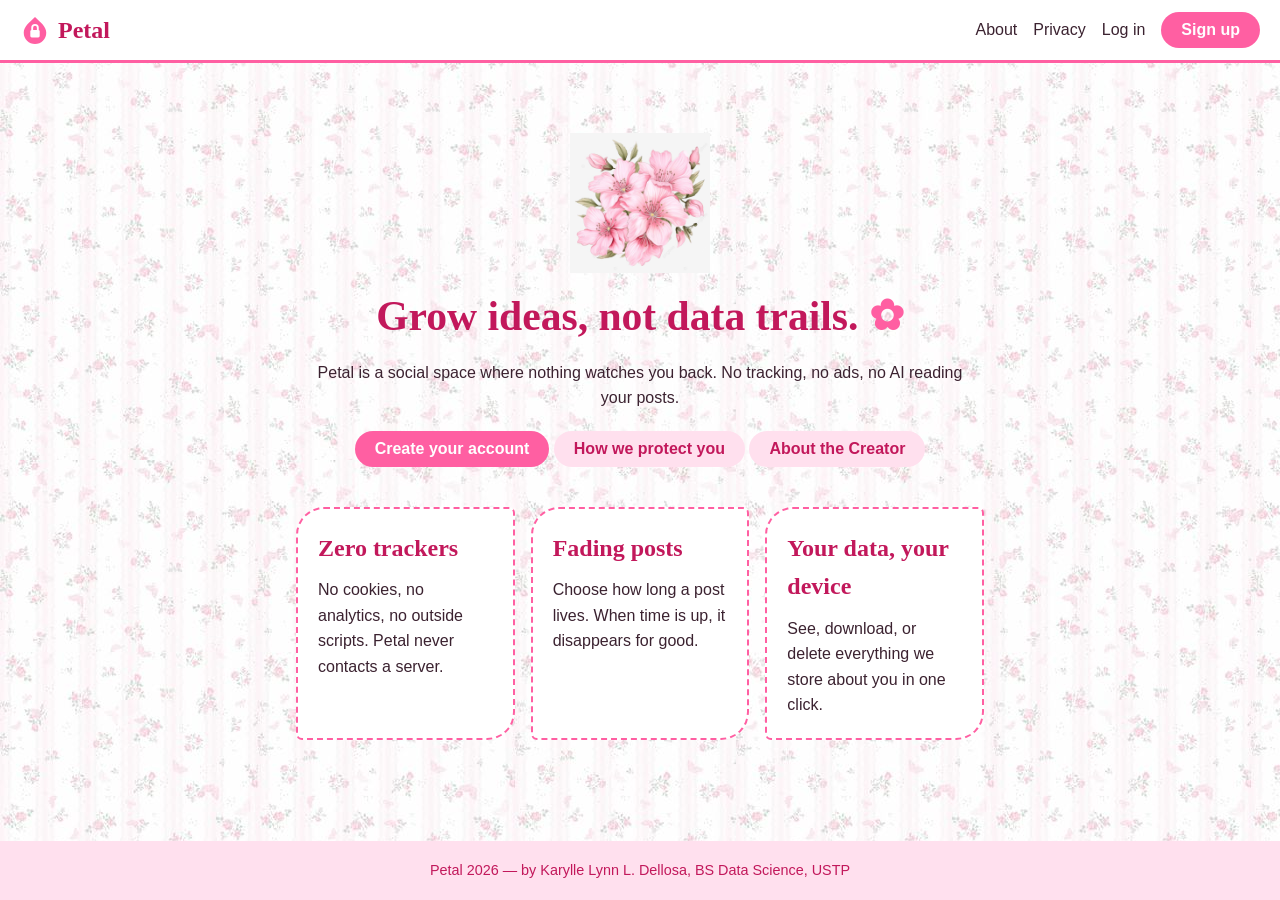
<file: index.html>
<!DOCTYPE html>
<html lang="en">
<head>
  <meta charset="UTF-8">
  <meta name="viewport" content="width=device-width, initial-scale=1.0">
  <title>Petal | Grow ideas, not data trails</title>
  <link rel="icon" href="assets/img/logo.svg">
  <link rel="stylesheet" href="src/css/style.css">
</head>
<body data-page="home">
<nav>
  <a class="logo" href="index.html"><img src="assets/img/logo.svg" alt="" width="30" height="30">Petal</a>
  <ul>
    <li><a href="pages/about.html">About</a></li>
    <li><a href="pages/privacy.html">Privacy</a></li>
    <li><a href="pages/login.html">Log in</a></li>
    <li><a class="btn" href="pages/signup.html">Sign up</a></li>
  </ul>
</nav>
<main>
  <section class="hero">
    <img class="flower" src="assets/img/petal.jpg" alt="">
    <h1>Grow ideas, not data trails.</h1>
    <p>Petal is a social space where nothing watches you back. No tracking, no ads, no AI reading your posts.</p>
    <a class="btn" href="pages/signup.html">Create your account</a>
    <a class="btn btn-light" href="pages/privacy.html">How we protect you</a>
    <a class="btn btn-light" href="pages/creator.html">About the Creator</a>
  </section>
  <section class="grid">
    <div class="card"><h2>Zero trackers</h2><p>No cookies, no analytics, no outside scripts. Petal never contacts a server.</p></div>
    <div class="card"><h2>Fading posts</h2><p>Choose how long a post lives. When time is up, it disappears for good.</p></div>
    <div class="card"><h2>Your data, your device</h2><p>See, download, or delete everything we store about you in one click.</p></div>
  </section>
</main>
<footer>Petal 2026 &mdash; by Karylle Lynn L. Dellosa, BS Data Science, USTP</footer>
</body>
</html>
</file>
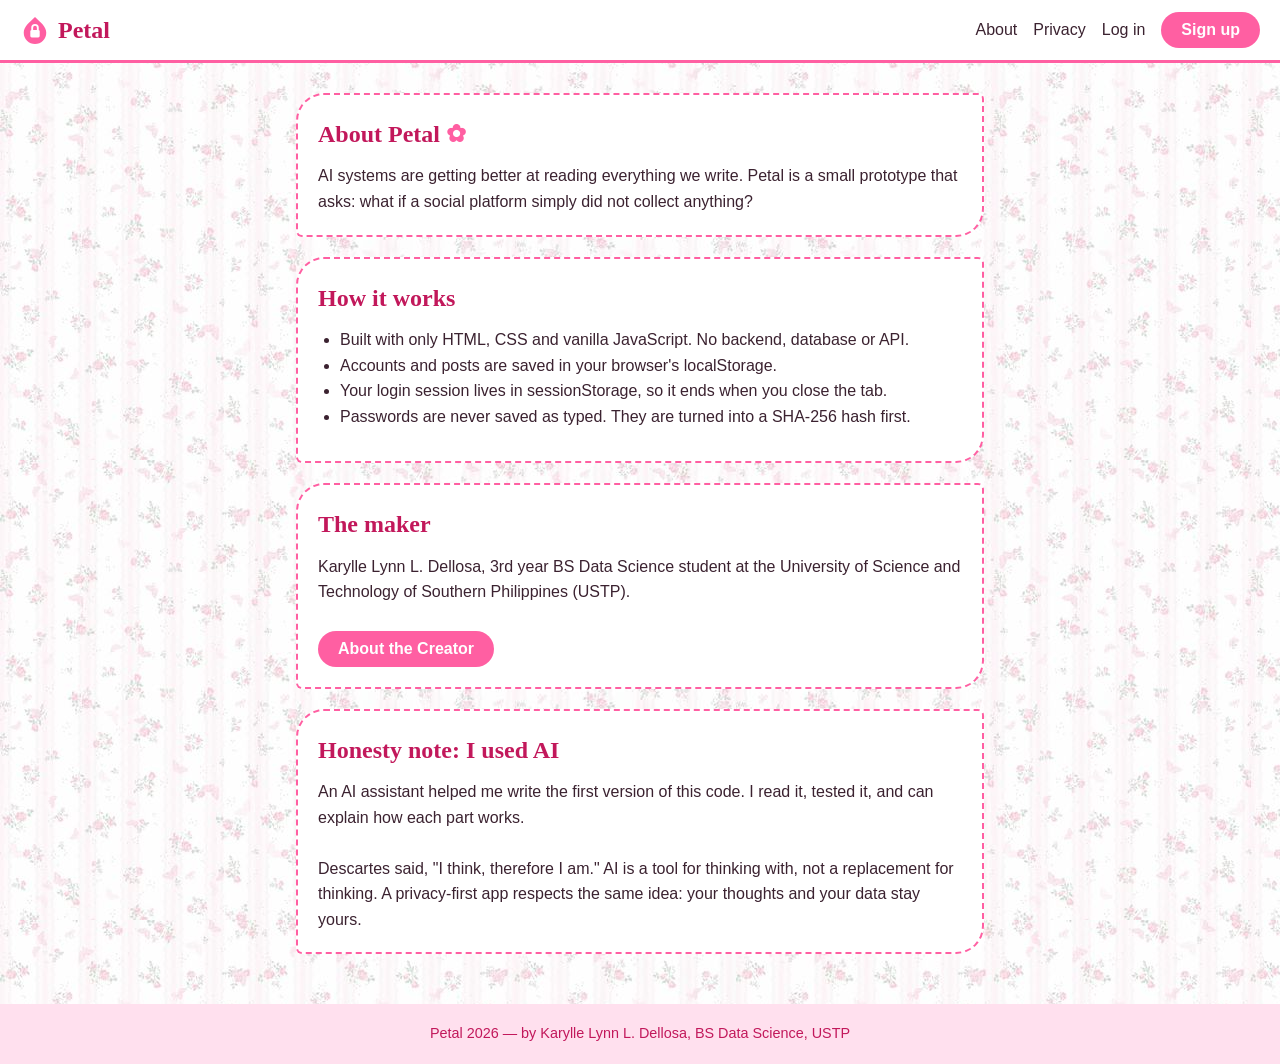
<file: pages/about.html>
<!DOCTYPE html>
<html lang="en">
<head>
  <meta charset="UTF-8">
  <meta name="viewport" content="width=device-width, initial-scale=1.0">
  <title>About us | Petal</title>
  <link rel="icon" href="../assets/img/logo.svg">
  <link rel="stylesheet" href="../src/css/style.css">
</head>
<body data-page="about">
<nav>
  <a class="logo" href="../index.html"><img src="../assets/img/logo.svg" alt="" width="30" height="30">Petal</a>
  <ul>
    <li><a href="about.html">About</a></li>
    <li><a href="privacy.html">Privacy</a></li>
    <li><a href="login.html">Log in</a></li>
    <li><a class="btn" href="signup.html">Sign up</a></li>
  </ul>
</nav>
<main>
  <section class="card">
    <h1>About Petal</h1>
    <p>AI systems are getting better at reading everything we write. Petal is a small prototype that asks: what if a social platform simply did not collect anything?</p>
  </section>

  <section class="card">
    <h2>How it works</h2>
    <ul class="list">
      <li>Built with only HTML, CSS and vanilla JavaScript. No backend, database or API.</li>
      <li>Accounts and posts are saved in your browser's localStorage.</li>
      <li>Your login session lives in sessionStorage, so it ends when you close the tab.</li>
      <li>Passwords are never saved as typed. They are turned into a SHA-256 hash first.</li>
    </ul>
  </section>

  <section class="card">
    <h2>The maker</h2>
    <p>Karylle Lynn L. Dellosa, 3rd year BS Data Science student at the University of Science and Technology of Southern Philippines (USTP).</p>
    <br>
    <a class="btn" href="creator.html">About the Creator</a>
  </section>

  <section class="card">
    <h2>Honesty note: I used AI</h2>
    <p>An AI assistant helped me write the first version of this code. I read it, tested it, and can explain how each part works.</p>
    <br>
    <p>Descartes said, "I think, therefore I am." AI is a tool for thinking with, not a replacement for thinking. A privacy-first app respects the same idea: your thoughts and your data stay yours.</p>
  </section>
</main>
<footer>Petal 2026 &mdash; by Karylle Lynn L. Dellosa, BS Data Science, USTP</footer>
<script src="../src/js/main.js"></script>
</body>
</html>
</file>
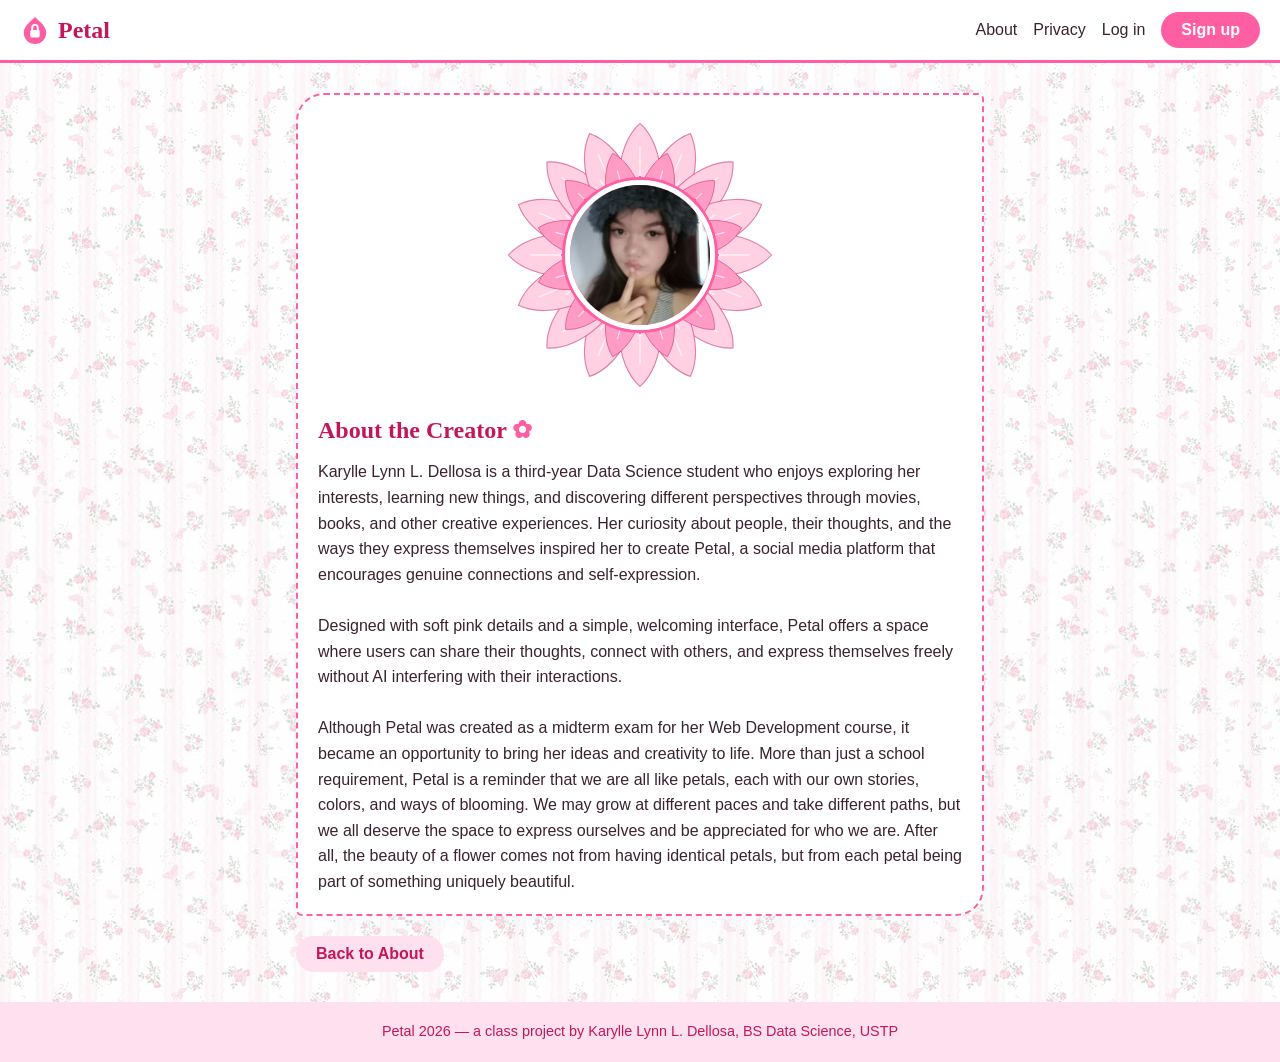
<file: pages/creator.html>
<!DOCTYPE html>
<html lang="en">
<head>
  <meta charset="UTF-8">
  <meta name="viewport" content="width=device-width, initial-scale=1.0">
  <title>About the Creator | Petal</title>
  <link rel="icon" href="../assets/img/logo.svg">
  <link rel="stylesheet" href="../src/css/style.css">
</head>
<body data-page="creator">
<nav>
  <a class="logo" href="../index.html"><img src="../assets/img/logo.svg" alt="" width="30" height="30">Petal</a>
  <ul>
    <li><a href="about.html">About</a></li>
    <li><a href="privacy.html">Privacy</a></li>
    <li><a href="login.html">Log in</a></li>
    <li><a class="btn" href="signup.html">Sign up</a></li>
  </ul>
</nav>
<main>
  <section class="card">
    <div class="frame">
      <img class="flower" src="../assets/img/flower.svg" alt="">
      <img class="photo" src="../assets/img/creator.jpg" alt="Photo of Karylle Lynn L. Dellosa">
    </div>
    <h1>About the Creator</h1>
    <p>Karylle Lynn L. Dellosa is a third-year Data Science student who enjoys exploring her interests, learning new things, and discovering different perspectives through movies, books, and other creative experiences. Her curiosity about people, their thoughts, and the ways they express themselves inspired her to create Petal, a social media platform that encourages genuine connections and self-expression.</p>
    <br>
    <p>Designed with soft pink details and a simple, welcoming interface, Petal offers a space where users can share their thoughts, connect with others, and express themselves freely without AI interfering with their interactions.</p>
    <br>
    <p>Although Petal was created as a midterm exam for her Web Development course, it became an opportunity to bring her ideas and creativity to life. More than just a school requirement, Petal is a reminder that we are all like petals, each with our own stories, colors, and ways of blooming. We may grow at different paces and take different paths, but we all deserve the space to express ourselves and be appreciated for who we are. After all, the beauty of a flower comes not from having identical petals, but from each petal being part of something uniquely beautiful.</p>
  </section>
  <a class="btn btn-light" href="about.html">Back to About</a>
</main>
<footer>Petal 2026 &mdash; a class project by Karylle Lynn L. Dellosa, BS Data Science, USTP</footer>
</body>
</html>
</file>
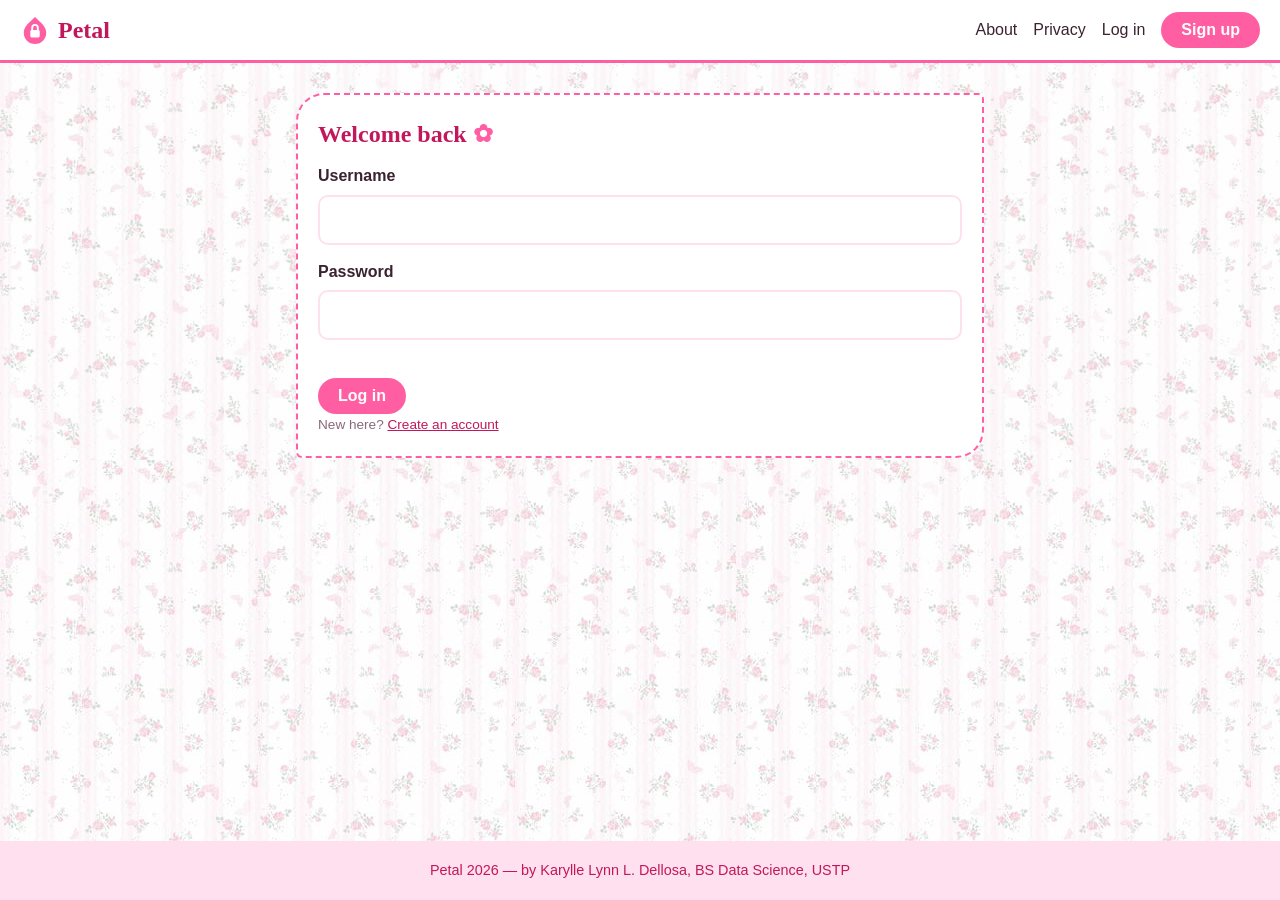
<file: pages/explore.html>
<!DOCTYPE html>
<html lang="en">
<head>
  <meta charset="UTF-8">
  <meta name="viewport" content="width=device-width, initial-scale=1.0">
  <title>Explore | Petal</title>
  <link rel="icon" href="../assets/img/logo.svg">
  <link rel="stylesheet" href="../src/css/style.css">
</head>
<body data-page="explore" data-private="true">
<nav>
  <a class="logo" href="feed.html"><img src="../assets/img/logo.svg" alt="" width="30" height="30">Petal</a>
  <ul>
    <li><a href="feed.html">Feed</a></li>
    <li><a href="explore.html">Explore</a></li>
    <li><a href="profile.html">Profile</a></li>
    <li><a href="settings.html">Settings</a></li>
    <li><a href="about.html">About</a></li>
    <li><a href="privacy.html">Privacy</a></li>
    <li><button id="logoutBtn" class="btn btn-light">Log out</button></li>
  </ul>
</nav>
<main>
  <section class="card">
    <h1>Explore</h1>
    <h2>A petal to start with</h2>
    <p id="promptText" class="prompt"></p>
    <a id="promptLink" class="btn" href="feed.html">Write about this</a>
    <button id="newPromptBtn" class="btn btn-light">Another prompt</button>
  </section>

  <section class="card">
    <h2>Privacy tips</h2>
    <ul class="list">
      <li>Use a password you do not use anywhere else.</li>
      <li>Think before you share your real name, school, or location.</li>
      <li>Use fading posts for thoughts that do not need to last.</li>
      <li>Log out when you share a computer.</li>
    </ul>
  </section>

  <section class="card">
    <h2>People on this device</h2>
    <div id="members"></div>
  </section>
</main>
<footer>Petal 2026 &mdash; a class project by Karylle Lynn L. Dellosa, BS Data Science, USTP</footer>
<script src="../src/js/main.js"></script>
</body>
</html>
</file>
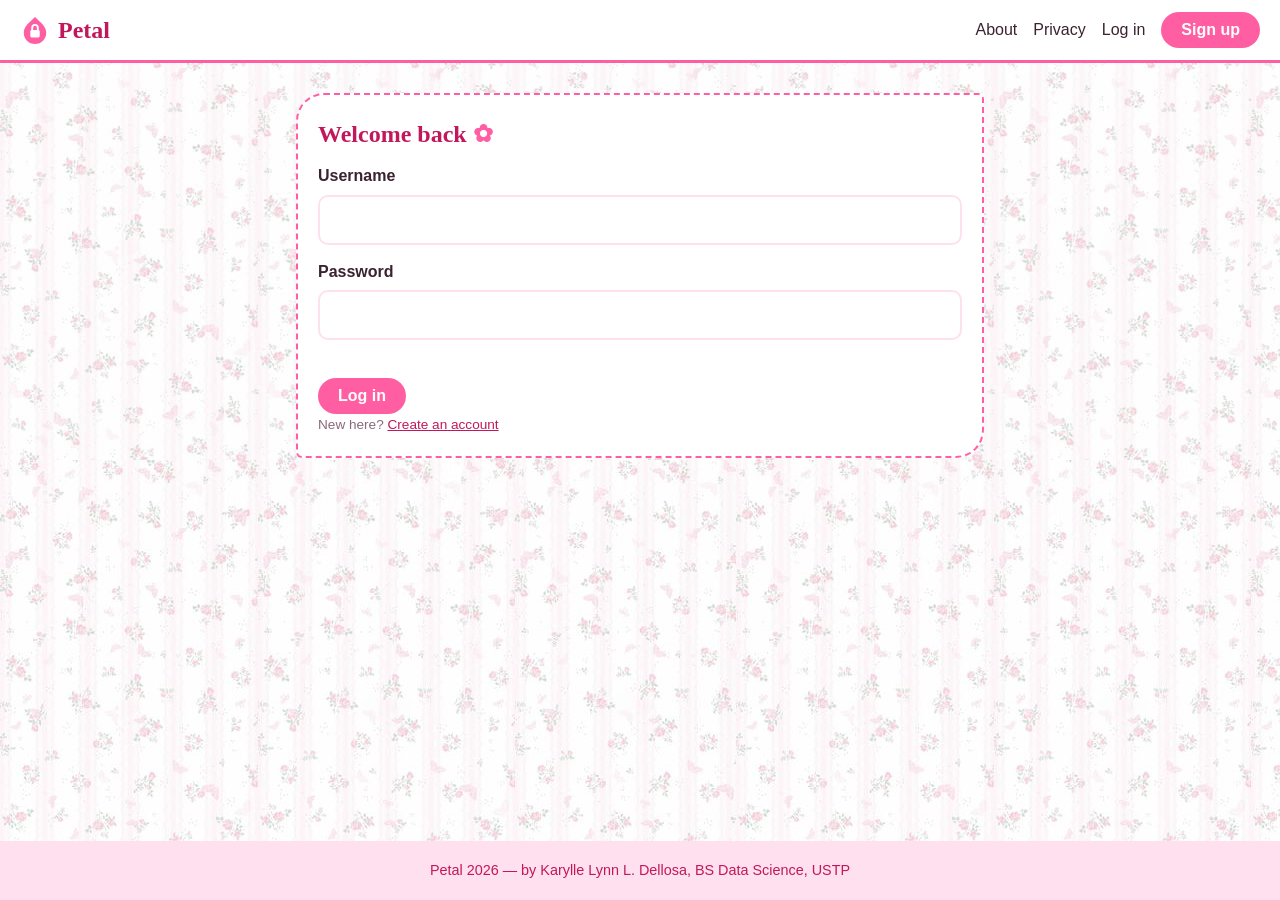
<file: pages/feed.html>
<!DOCTYPE html>
<html lang="en">
<head>
  <meta charset="UTF-8">
  <meta name="viewport" content="width=device-width, initial-scale=1.0">
  <title>Feed | Petal</title>
  <link rel="icon" href="../assets/img/logo.svg">
  <link rel="stylesheet" href="../src/css/style.css">
</head>
<body data-page="feed" data-private="true">
<nav>
  <a class="logo" href="feed.html"><img src="../assets/img/logo.svg" alt="" width="30" height="30">Petal</a>
  <ul>
    <li><a href="feed.html">Feed</a></li>
    <li><a href="explore.html">Explore</a></li>
    <li><a href="profile.html">Profile</a></li>
    <li><a href="settings.html">Settings</a></li>
    <li><a href="about.html">About</a></li>
    <li><a href="privacy.html">Privacy</a></li>
    <li><button id="logoutBtn" class="btn btn-light">Log out</button></li>
  </ul>
</nav>
<main>
  <section class="card">
    <h2>Plant a petal</h2>
    <form id="postForm">
      <label for="postText">What's on your mind?</label>
      <textarea id="postText" rows="3" maxlength="280" required></textarea>
      <label for="postLife">This post fades after</label>
      <select id="postLife">
        <option value="1">1 hour</option>
        <option value="24" selected>24 hours</option>
        <option value="0">Never (until I delete it)</option>
      </select>
      <button class="btn" type="submit">Post</button>
    </form>
  </section>

  <p class="small">&#128274; Everything here is stored only on this device. Nothing is sent anywhere.</p>
  <br>
  <section id="feed"></section>
</main>
<footer>Petal 2026 &mdash; by Karylle Lynn L. Dellosa, BS Data Science, USTP</footer>
<script src="../src/js/main.js"></script>
</body>
</html>
</file>
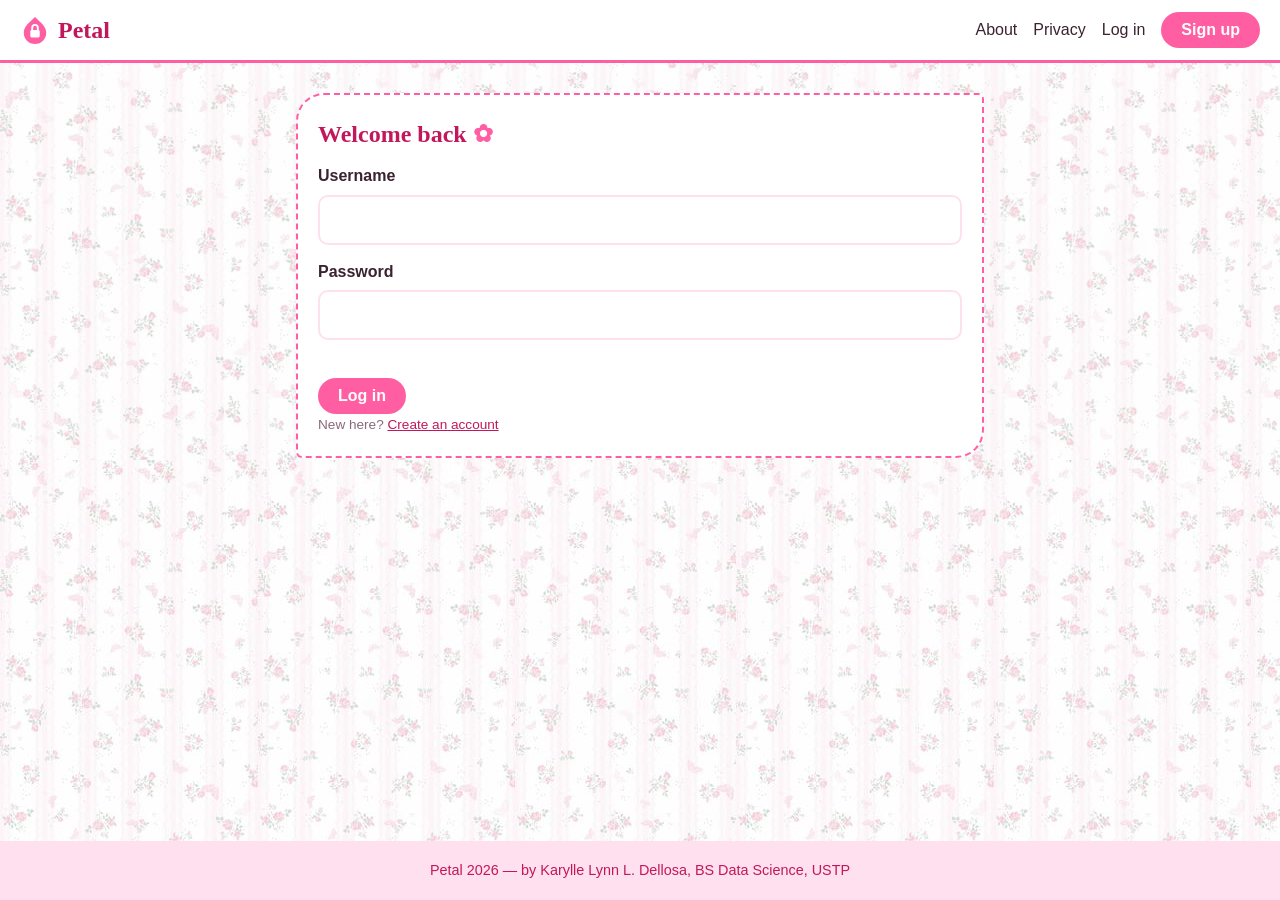
<file: pages/login.html>
<!DOCTYPE html>
<html lang="en">
<head>
  <meta charset="UTF-8">
  <meta name="viewport" content="width=device-width, initial-scale=1.0">
  <title>Log in | Petal</title>
  <link rel="icon" href="../assets/img/logo.svg">
  <link rel="stylesheet" href="../src/css/style.css">
</head>
<body data-page="login" data-guest="true">
<nav>
  <a class="logo" href="../index.html"><img src="../assets/img/logo.svg" alt="" width="30" height="30">Petal</a>
  <ul>
    <li><a href="about.html">About</a></li>
    <li><a href="privacy.html">Privacy</a></li>
    <li><a href="login.html">Log in</a></li>
    <li><a class="btn" href="signup.html">Sign up</a></li>
  </ul>
</nav>
<main>
  <section class="card">
    <h1>Welcome back</h1>
    <form id="loginForm">
      <label for="username">Username</label>
      <input id="username" required>
      <label for="password">Password</label>
      <input id="password" type="password" required>
      <p id="message" class="message"></p>
      <button class="btn" type="submit">Log in</button>
    </form>
    <p class="small">New here? <a href="signup.html">Create an account</a></p>
  </section>
</main>
<footer>Petal 2026 &mdash; by Karylle Lynn L. Dellosa, BS Data Science, USTP</footer>
<script src="../src/js/main.js"></script>
</body>
</html>
</file>
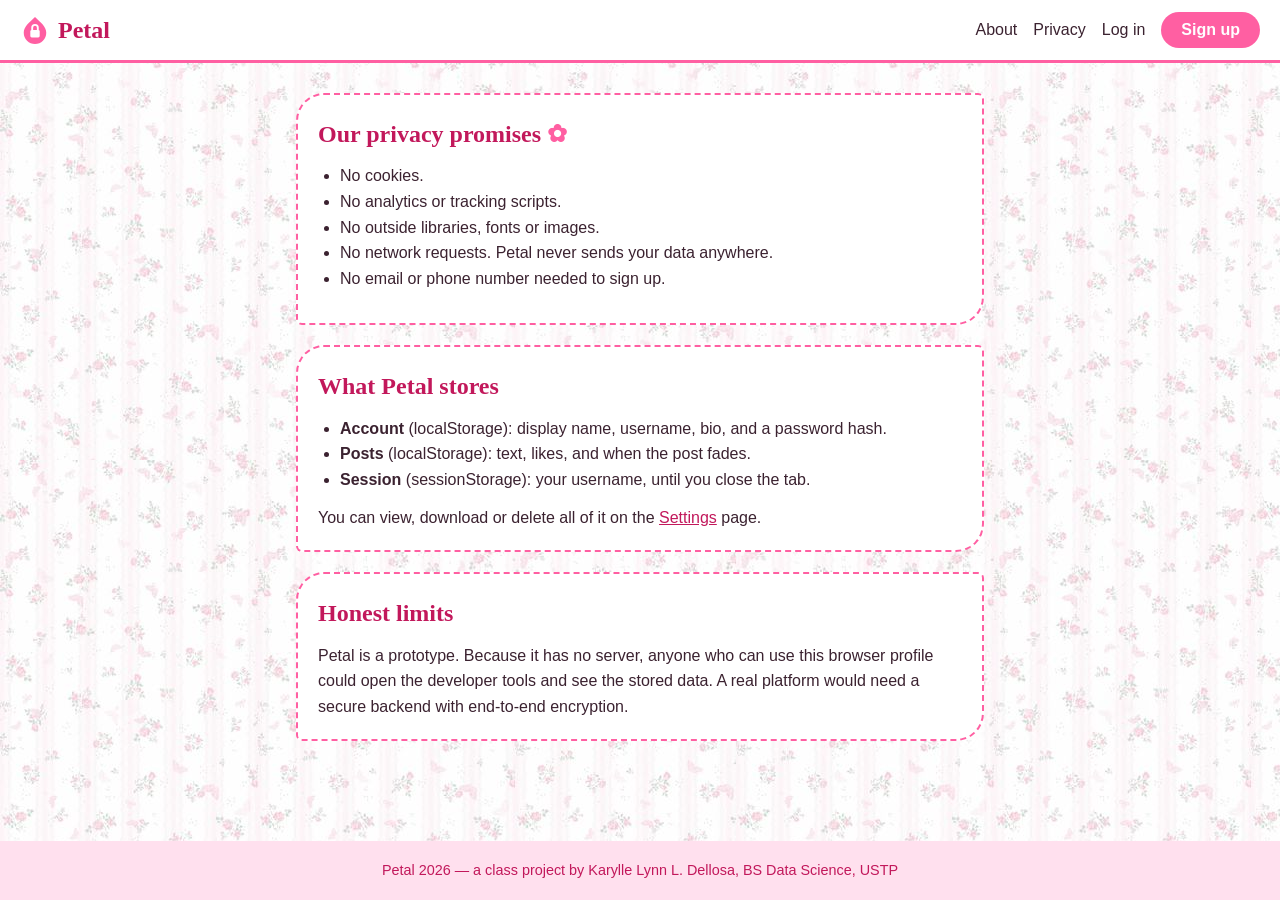
<file: pages/privacy.html>
<!DOCTYPE html>
<html lang="en">
<head>
  <meta charset="UTF-8">
  <meta name="viewport" content="width=device-width, initial-scale=1.0">
  <title>Privacy | Petal</title>
  <link rel="icon" href="../assets/img/logo.svg">
  <link rel="stylesheet" href="../src/css/style.css">
</head>
<body data-page="privacy">
<nav>
  <a class="logo" href="../index.html"><img src="../assets/img/logo.svg" alt="" width="30" height="30">Petal</a>
  <ul>
    <li><a href="about.html">About</a></li>
    <li><a href="privacy.html">Privacy</a></li>
    <li><a href="login.html">Log in</a></li>
    <li><a class="btn" href="signup.html">Sign up</a></li>
  </ul>
</nav>
<main>
  <section class="card">
    <h1>Our privacy promises</h1>
    <ul class="list">
      <li>No cookies.</li>
      <li>No analytics or tracking scripts.</li>
      <li>No outside libraries, fonts or images.</li>
      <li>No network requests. Petal never sends your data anywhere.</li>
      <li>No email or phone number needed to sign up.</li>
    </ul>
  </section>

  <section class="card">
    <h2>What Petal stores</h2>
    <ul class="list">
      <li><strong>Account</strong> (localStorage): display name, username, bio, and a password hash.</li>
      <li><strong>Posts</strong> (localStorage): text, likes, and when the post fades.</li>
      <li><strong>Session</strong> (sessionStorage): your username, until you close the tab.</li>
    </ul>
    <p>You can view, download or delete all of it on the <a href="settings.html">Settings</a> page.</p>
  </section>

  <section class="card">
    <h2>Honest limits</h2>
    <p>Petal is a prototype. Because it has no server, anyone who can use this browser profile could open the developer tools and see the stored data. A real platform would need a secure backend with end-to-end encryption.</p>
  </section>
</main>
<footer>Petal 2026 &mdash; a class project by Karylle Lynn L. Dellosa, BS Data Science, USTP</footer>
<script src="../src/js/main.js"></script>
</body>
</html>
</file>
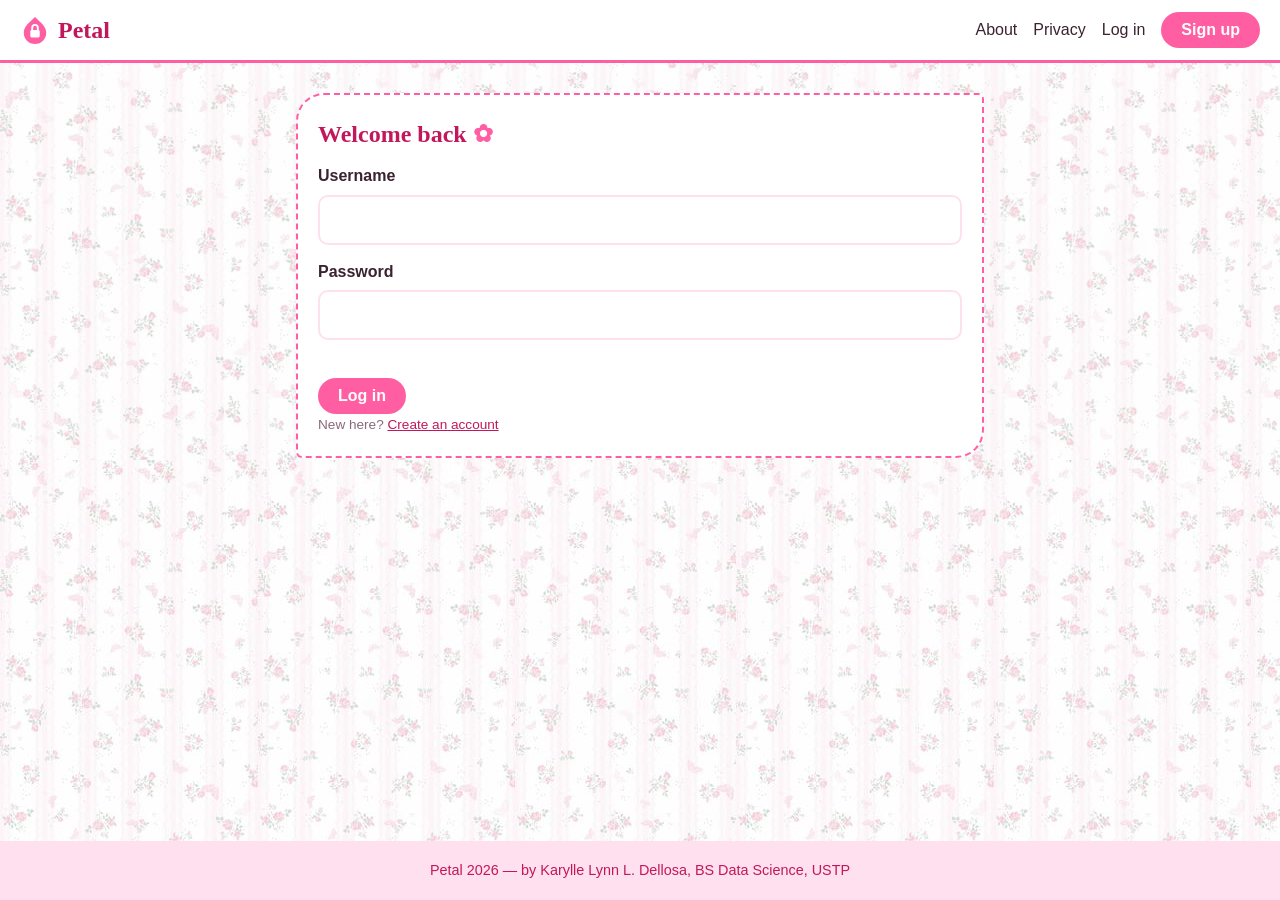
<file: pages/profile.html>
<!DOCTYPE html>
<html lang="en">
<head>
  <meta charset="UTF-8">
  <meta name="viewport" content="width=device-width, initial-scale=1.0">
  <title>Profile | Petal</title>
  <link rel="icon" href="../assets/img/logo.svg">
  <link rel="stylesheet" href="../src/css/style.css">
</head>
<body data-page="profile" data-private="true">
<nav>
  <a class="logo" href="feed.html"><img src="../assets/img/logo.svg" alt="" width="30" height="30">Petal</a>
  <ul>
    <li><a href="feed.html">Feed</a></li>
    <li><a href="explore.html">Explore</a></li>
    <li><a href="profile.html">Profile</a></li>
    <li><a href="settings.html">Settings</a></li>
    <li><a href="about.html">About</a></li>
    <li><a href="privacy.html">Privacy</a></li>
    <li><button id="logoutBtn" class="btn btn-light">Log out</button></li>
  </ul>
</nav>
<main>
  <section class="card">
    <div class="post-head">
      <div id="avatar" class="avatar big"></div>
      <div>
        <h1 id="profileName"></h1>
        <p class="small" id="profileUser"></p>
        <p class="small"><span id="postCount">0</span> posts planted</p>
      </div>
    </div>
    <p id="profileBio"></p>
  </section>

  <section class="card">
    <h2>Edit profile</h2>
    <form id="editForm">
      <label for="editName">Display name</label>
      <input id="editName" required maxlength="30">
      <label for="editBio">Bio</label>
      <textarea id="editBio" rows="3" maxlength="150"></textarea>
      <p id="message" class="message"></p>
      <button class="btn" type="submit">Save changes</button>
    </form>
  </section>
</main>
<footer>Petal 2026 &mdash; a class project by Karylle Lynn L. Dellosa, BS Data Science, USTP</footer>
<script src="../src/js/main.js"></script>
</body>
</html>
</file>
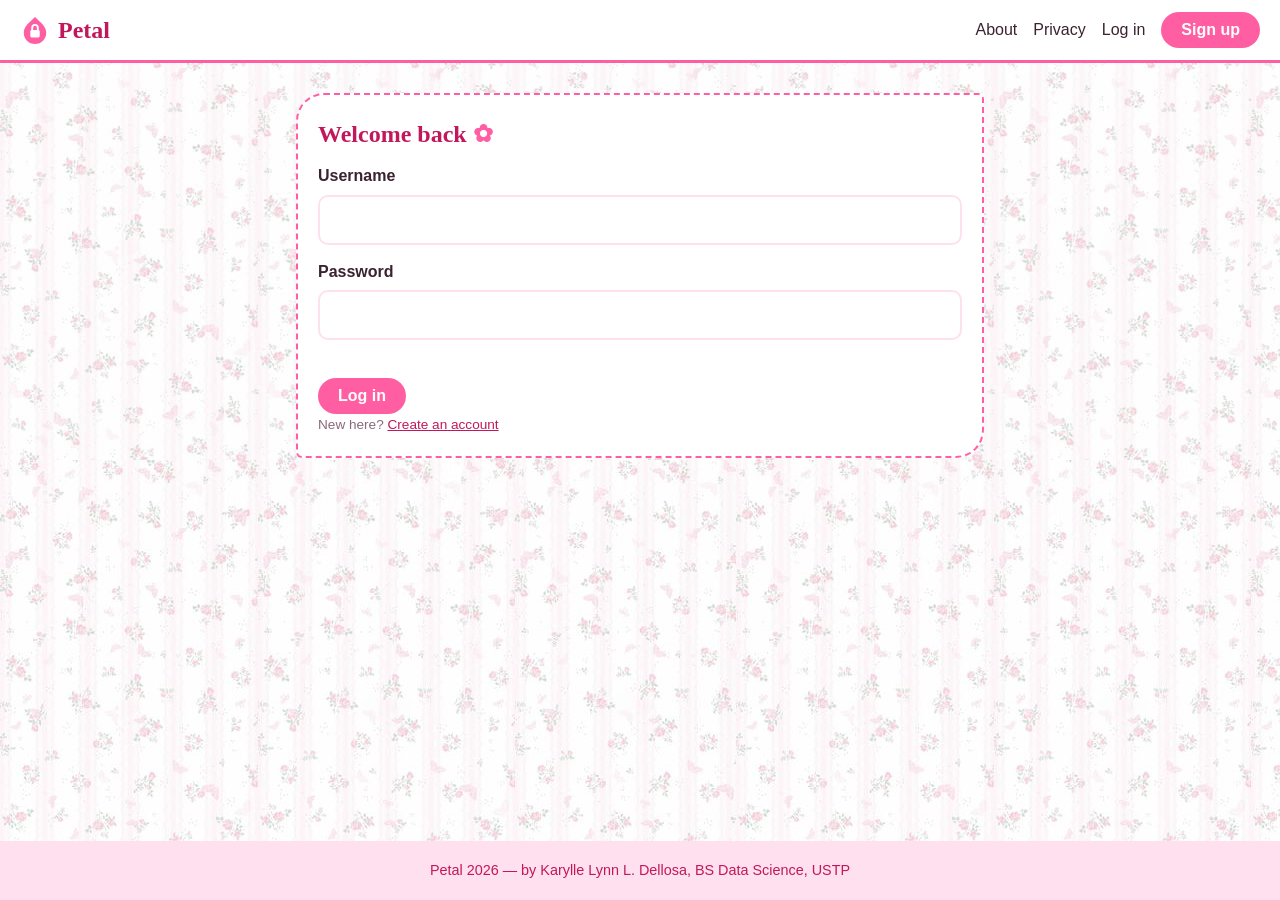
<file: pages/settings.html>
<!DOCTYPE html>
<html lang="en">
<head>
  <meta charset="UTF-8">
  <meta name="viewport" content="width=device-width, initial-scale=1.0">
  <title>Settings | Petal</title>
  <link rel="icon" href="../assets/img/logo.svg">
  <link rel="stylesheet" href="../src/css/style.css">
</head>
<body data-page="settings" data-private="true">
<nav>
  <a class="logo" href="feed.html"><img src="../assets/img/logo.svg" alt="" width="30" height="30">Petal</a>
  <ul>
    <li><a href="feed.html">Feed</a></li>
    <li><a href="explore.html">Explore</a></li>
    <li><a href="profile.html">Profile</a></li>
    <li><a href="settings.html">Settings</a></li>
    <li><a href="about.html">About</a></li>
    <li><a href="privacy.html">Privacy</a></li>
    <li><button id="logoutBtn" class="btn btn-light">Log out</button></li>
  </ul>
</nav>
<main>
  <section class="card">
    <h1>Your data</h1>
    <p>This is everything Petal stores about you. Nothing else exists.</p>
    <br>
    <pre id="dataView"></pre>
    <button id="downloadBtn" class="btn">Download my data</button>
  </section>

  <section class="card">
    <h2>Delete my account</h2>
    <p>This erases your profile and all your posts from this device. It cannot be undone.</p>
    <br>
    <button id="deleteBtn" class="btn btn-light">Delete everything</button>
  </section>
</main>
<footer>Petal 2026 &mdash; a class project by Karylle Lynn L. Dellosa, BS Data Science, USTP</footer>
<script src="../src/js/main.js"></script>
</body>
</html>
</file>
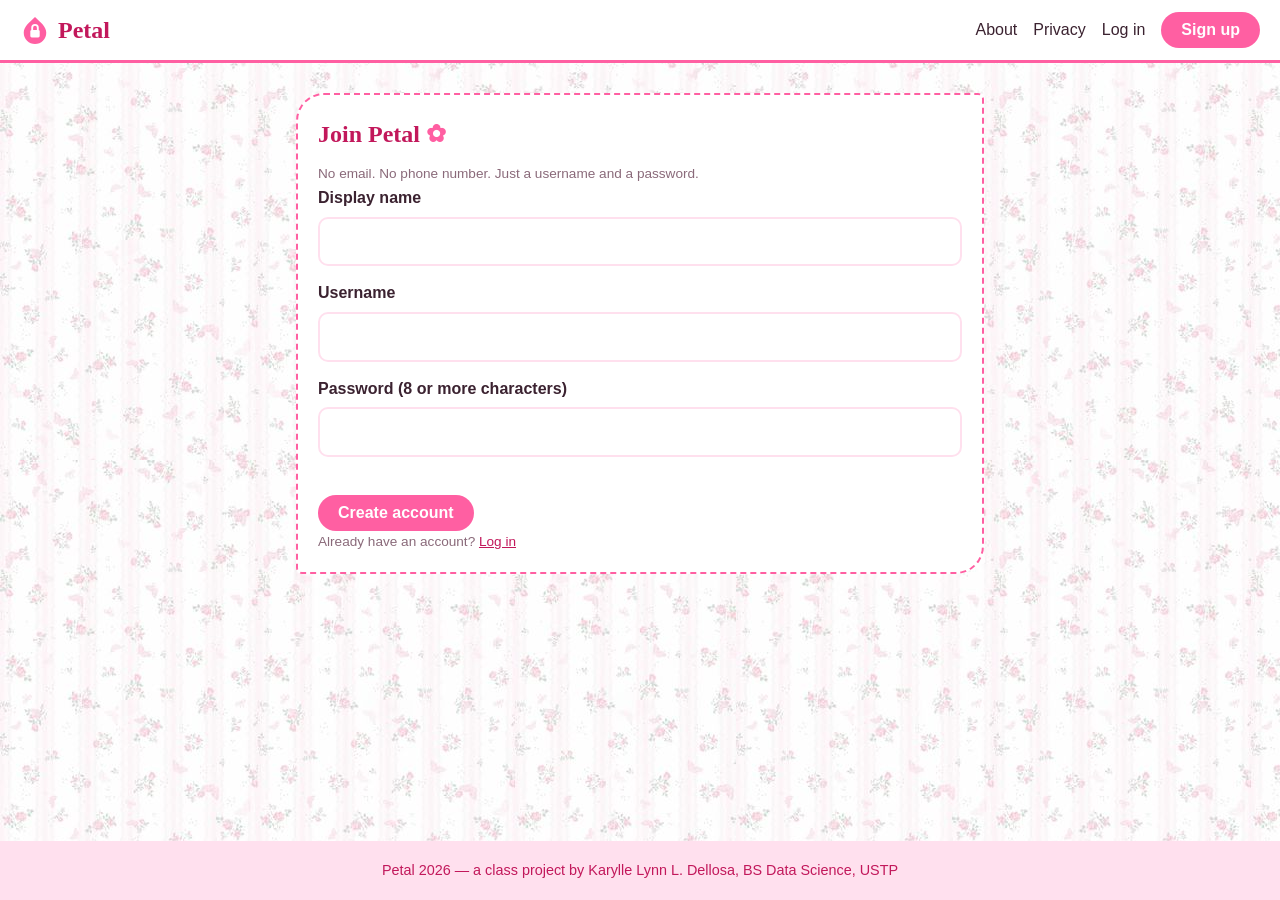
<file: pages/signup.html>
<!DOCTYPE html>
<html lang="en">
<head>
  <meta charset="UTF-8">
  <meta name="viewport" content="width=device-width, initial-scale=1.0">
  <title>Sign up | Petal</title>
  <link rel="icon" href="../assets/img/logo.svg">
  <link rel="stylesheet" href="../src/css/style.css">
</head>
<body data-page="signup" data-guest="true">
<nav>
  <a class="logo" href="../index.html"><img src="../assets/img/logo.svg" alt="" width="30" height="30">Petal</a>
  <ul>
    <li><a href="about.html">About</a></li>
    <li><a href="privacy.html">Privacy</a></li>
    <li><a href="login.html">Log in</a></li>
    <li><a class="btn" href="signup.html">Sign up</a></li>
  </ul>
</nav>
<main>
  <section class="card">
    <h1>Join Petal</h1>
    <p class="small">No email. No phone number. Just a username and a password.</p>
    <form id="signupForm">
      <label for="name">Display name</label>
      <input id="name" required maxlength="30">
      <label for="username">Username</label>
      <input id="username" required maxlength="20" pattern="[A-Za-z0-9_]+" title="Letters, numbers and underscores only">
      <label for="password">Password (8 or more characters)</label>
      <input id="password" type="password" required minlength="8">
      <p id="message" class="message"></p>
      <button class="btn" type="submit">Create account</button>
    </form>
    <p class="small">Already have an account? <a href="login.html">Log in</a></p>
  </section>
</main>
<footer>Petal 2026 &mdash; a class project by Karylle Lynn L. Dellosa, BS Data Science, USTP</footer>
<script src="../src/js/main.js"></script>
</body>
</html>
</file>
<file: src/css/style.css>
/* Petal - style.css
   Pink theme. Signature detail: "petal" cards (two round corners, two sharp). */

:root {
  --pink: #ff5fa2;
  --pink-dark: #c2185b;
  --pink-light: #ffe0ee;
  --bg: #ffffff;
  --text: #3b2230;
}

* { box-sizing: border-box; margin: 0; padding: 0; }

body {
  font-family: Arial, sans-serif;
  background: var(--bg) url("../../assets/img/background.jpg");   
  color: var(--text);
  line-height: 1.6;
  min-height: 100vh;
  display: flex;
  flex-direction: column;
}

main { flex: 1; width: 100%; max-width: 720px; margin: 30px auto; padding: 0 16px; }

h1, h2 { font-family: Georgia, serif; color: var(--pink-dark); margin-bottom: 10px; }
a { color: var(--pink-dark); }
ul.list { margin: 0 0 12px 22px; }


nav {
  background: white;
  border-bottom: 3px solid var(--pink);
  padding: 12px 20px;
  display: flex;
  justify-content: space-between;
  align-items: center;
  flex-wrap: wrap;
  gap: 8px;
}
nav ul { list-style: none; display: flex; gap: 16px; align-items: center; flex-wrap: wrap; }
nav a { text-decoration: none; color: var(--text); }
nav a:hover { color: var(--pink-dark); }
.logo { display: flex; align-items: center; gap: 8px; font: bold 1.5rem Georgia, serif; color: var(--pink-dark); }


.card {
  background: white;
  border: 2px dashed var(--pink);
  border-radius: 28px 6px 28px 6px;
  padding: 20px;
  margin-bottom: 20px;
}


label { display: block; font-weight: bold; }
input, textarea, select {
  width: 100%;
  padding: 10px;
  margin: 6px 0 14px;
  border: 2px solid var(--pink-light);
  border-radius: 10px;
  font: inherit;
}
input:focus, textarea:focus, select:focus, button:focus-visible { outline: 3px solid var(--pink); }

.btn {
  display: inline-block;
  background: var(--pink);
  color: white;
  border: none;
  padding: 9px 20px;
  border-radius: 999px;
  font: bold 1rem Arial, sans-serif;
  text-decoration: none;
  cursor: pointer;
}
.btn:hover { background: var(--pink-dark); }
.btn-light { background: var(--pink-light); color: var(--pink-dark); }
.btn-light:hover { background: var(--pink); color: white; }

.message { color: var(--pink-dark); font-weight: bold; min-height: 1.5em; }
.small { font-size: 0.85rem; color: #8a6a7a; }


.hero { text-align: center; padding: 40px 10px; }
.hero h1 { font-size: 2.6rem; }
.hero p { margin-bottom: 20px; }
.grid { display: grid; grid-template-columns: repeat(auto-fit, minmax(190px, 1fr)); gap: 16px; }


.post-head { display: flex; gap: 12px; align-items: center; margin-bottom: 8px; }
.avatar {
  width: 48px; height: 48px; flex-shrink: 0;
  border-radius: 50% 50% 50% 8px;      
  background: var(--pink);
  color: white;
  display: flex; align-items: center; justify-content: center;
  font: bold 1.4rem Georgia, serif;
}
.avatar.big { width: 80px; height: 80px; font-size: 2.2rem; }
article .btn { margin: 10px 8px 0 0; }

pre { background: var(--pink-light); padding: 12px; border-radius: 10px; overflow: auto; font-size: 0.8rem; margin-bottom: 12px; }

footer { text-align: center; padding: 18px; background: var(--pink-light); color: var(--pink-dark); font-size: 0.9rem; }


.frame { position: relative; width: 280px; height: 280px; margin: 0 auto 16px; }
.frame .flower { position: absolute; inset: 0; width: 100%; height: 100%; }
.frame .photo {
  position: absolute; top: 50%; left: 50%;
  width: 150px; height: 150px;
  transform: translate(-50%, -50%);
  object-fit: cover;
  border: 5px solid white;
  border-radius: 50%;
  box-shadow: 0 0 0 3px var(--pink);
}
.prompt { font: italic 1.3rem Georgia, serif; margin-bottom: 14px; }


h1::after { content: " \273F"; color: var(--pink); }        
.hero .flower { width: 140px; height: 140px; display: block; margin: 0 auto 10px; }
</file>
